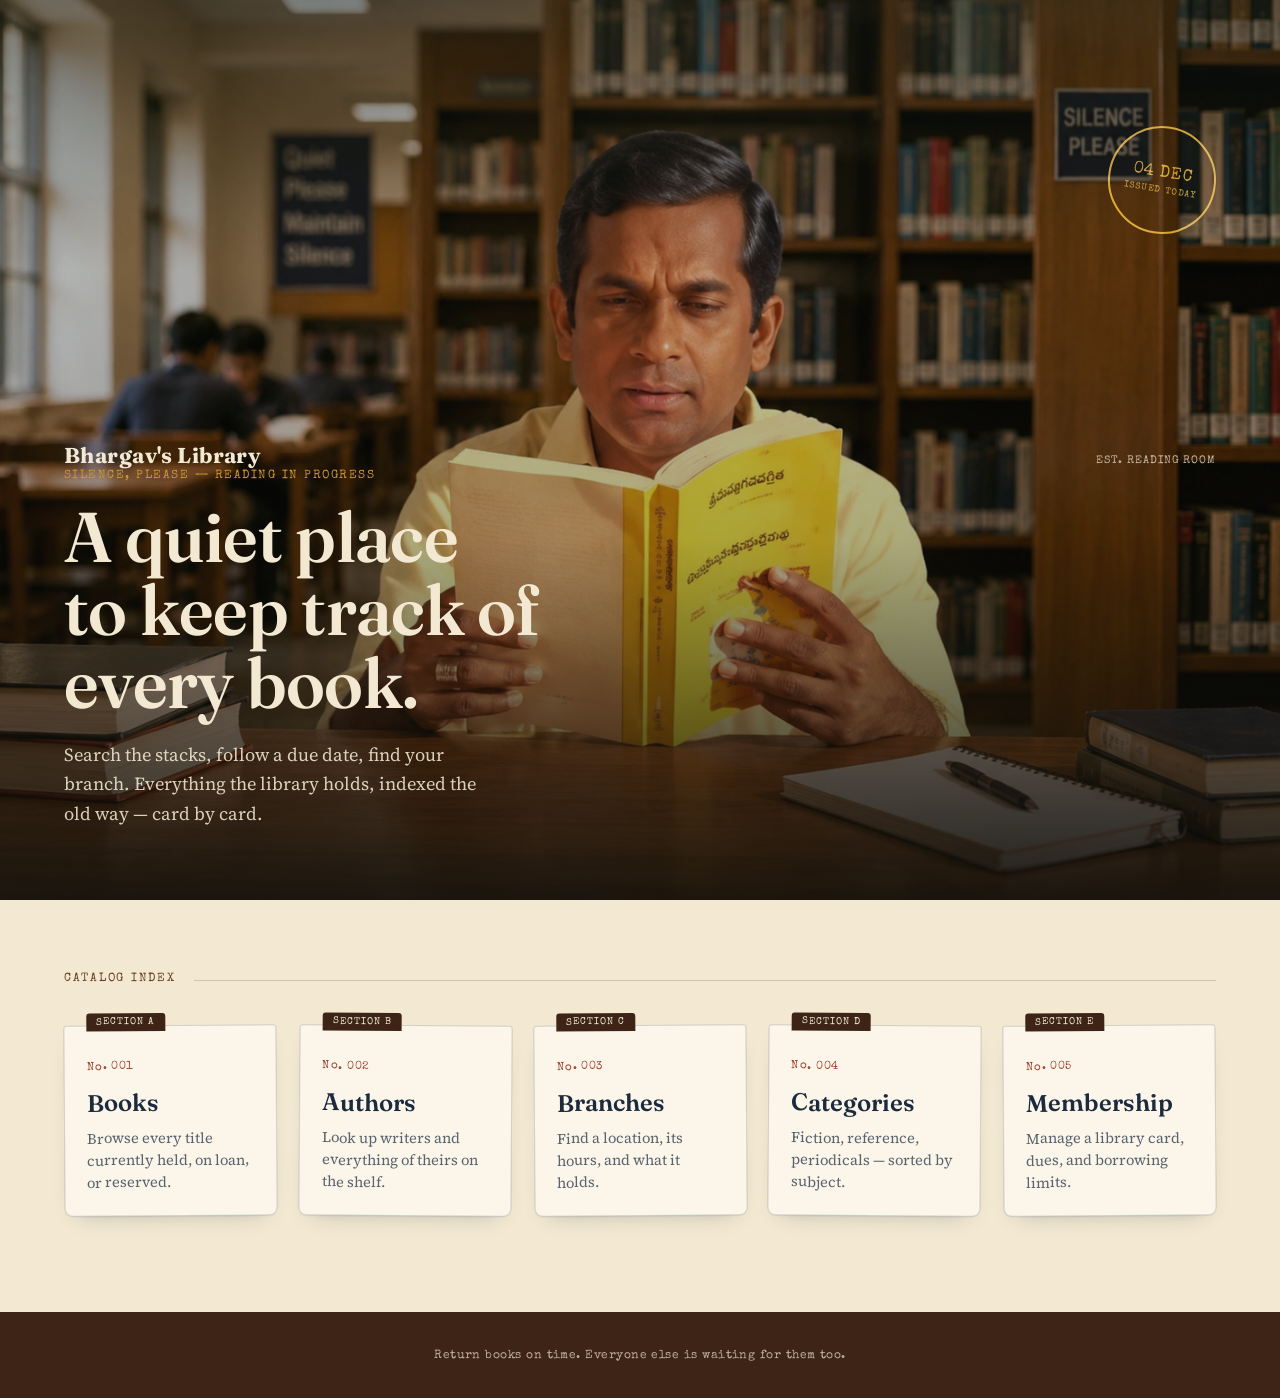
<file: index.html>
<!DOCTYPE html>
<html lang="en">
<head>
<meta charset="UTF-8">
<meta name="viewport" content="width=device-width, initial-scale=1.0">
<title>Bhargav's Library &mdash; Library Management</title>
<link rel="preconnect" href="https://fonts.googleapis.com">
<link rel="preconnect" href="https://fonts.gstatic.com" crossorigin>
<link href="https://fonts.googleapis.com/css2?family=Fraunces:ital,opsz,wght@0,9..144,400;0,9..144,600;0,9..144,700;1,9..144,500&family=Source+Serif+4:opsz,wght@8..60,400;8..60,600&family=Special+Elite&display=swap" rel="stylesheet">
<link rel="stylesheet" href="style.css">
</head>
<body>

  <header class="hero">
    <div class="hero__img" style="background-image:url('hero.jpg');"></div>
    <div class="hero__scrim"></div>

    <nav class="hero__nav">
      <span class="hero__nav-mark">Bhargav's Library</span>
      <span class="hero__nav-tag">Est. Reading Room</span>
    </nav>

    <div class="hero__content">
      <p class="hero__eyebrow">Silence, Please &mdash; Reading in Progress</p>
      <h1 class="hero__title">A quiet place<br>to keep track of<br>every book.</h1>
      <p class="hero__sub">Search the stacks, follow a due date, find your branch. Everything the library holds, indexed the old way &mdash; card by card.</p>
    </div>

    <div class="hero__stamp">
      <span class="hero__stamp-date" id="todayStamp">14 AUG</span>
      <span class="hero__stamp-label">Issued Today</span>
    </div>
  </header>

  <main class="drawer">
    <div class="drawer__label">
      <span class="drawer__label-index">Catalog&nbsp;Index</span>
      <span class="drawer__label-rule"></span>
    </div>

    <div class="catalog" id="catalog">
      <!-- Cards injected by script.js -->
    </div>
  </main>

  <footer class="site-footer">
    <p>Return books on time. Everyone else is waiting for them too.</p>
  </footer>

<script src="script.js"></script>
</body>
</html>
</file>
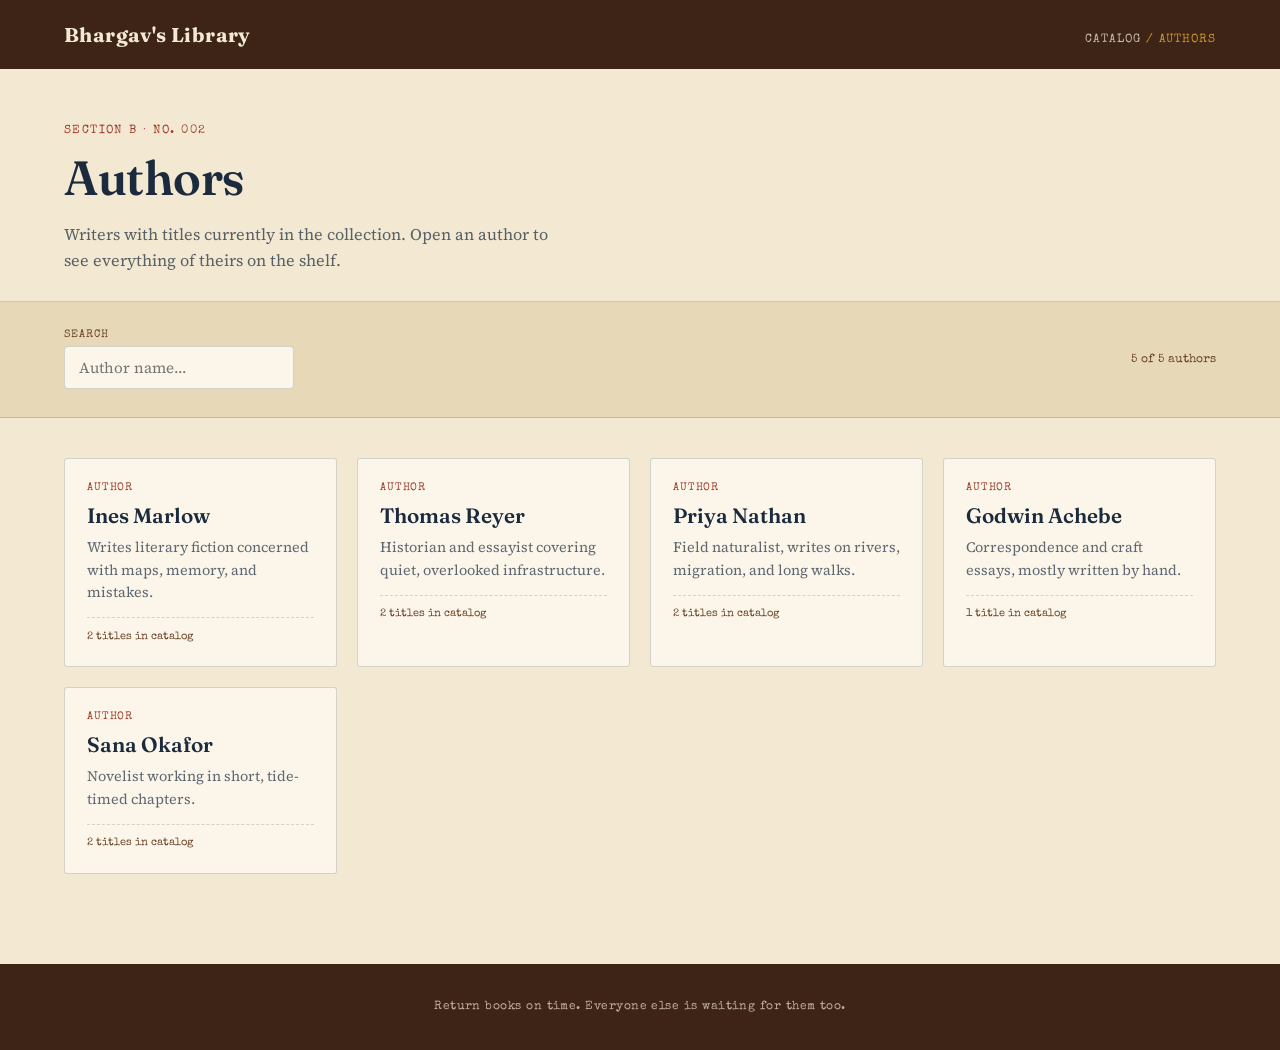
<file: authors.html>
<!DOCTYPE html>
<html lang="en">
<head>
<meta charset="UTF-8">
<meta name="viewport" content="width=device-width, initial-scale=1.0">
<title>Authors &mdash; Bhargav's Library</title>
<link rel="preconnect" href="https://fonts.googleapis.com">
<link rel="preconnect" href="https://fonts.gstatic.com" crossorigin>
<link href="https://fonts.googleapis.com/css2?family=Fraunces:ital,opsz,wght@0,9..144,400;0,9..144,600;0,9..144,700;1,9..144,500&family=Source+Serif+4:opsz,wght@8..60,400;8..60,600&family=Special+Elite&display=swap" rel="stylesheet">
<link rel="stylesheet" href="style.css">
</head>
<body>

  <header class="page-header">
    <a class="page-header__mark" href="index.html">Bhargav's Library</a>
    <span class="page-header__crumb"><a href="index.html">Catalog</a> / Authors</span>
  </header>

  <section class="page-intro">
    <p class="page-intro__eyebrow">Section B &middot; No. 002</p>
    <h1 class="page-intro__title">Authors</h1>
    <p class="page-intro__sub">Writers with titles currently in the collection. Open an author to see everything of theirs on the shelf.</p>
  </section>

  <section class="controls">
    <div class="controls__field">
      <label for="searchInput">Search</label>
      <input type="search" id="searchInput" placeholder="Author name&hellip;">
    </div>
    <span class="controls__count" id="resultCount"></span>
  </section>

  <main class="info-grid" id="authorGrid">
    <!-- Author cards injected by authors.js -->
  </main>

  <footer class="site-footer">
    <p>Return books on time. Everyone else is waiting for them too.</p>
  </footer>

<script src="authors.js"></script>
</body>
</html>
</file>
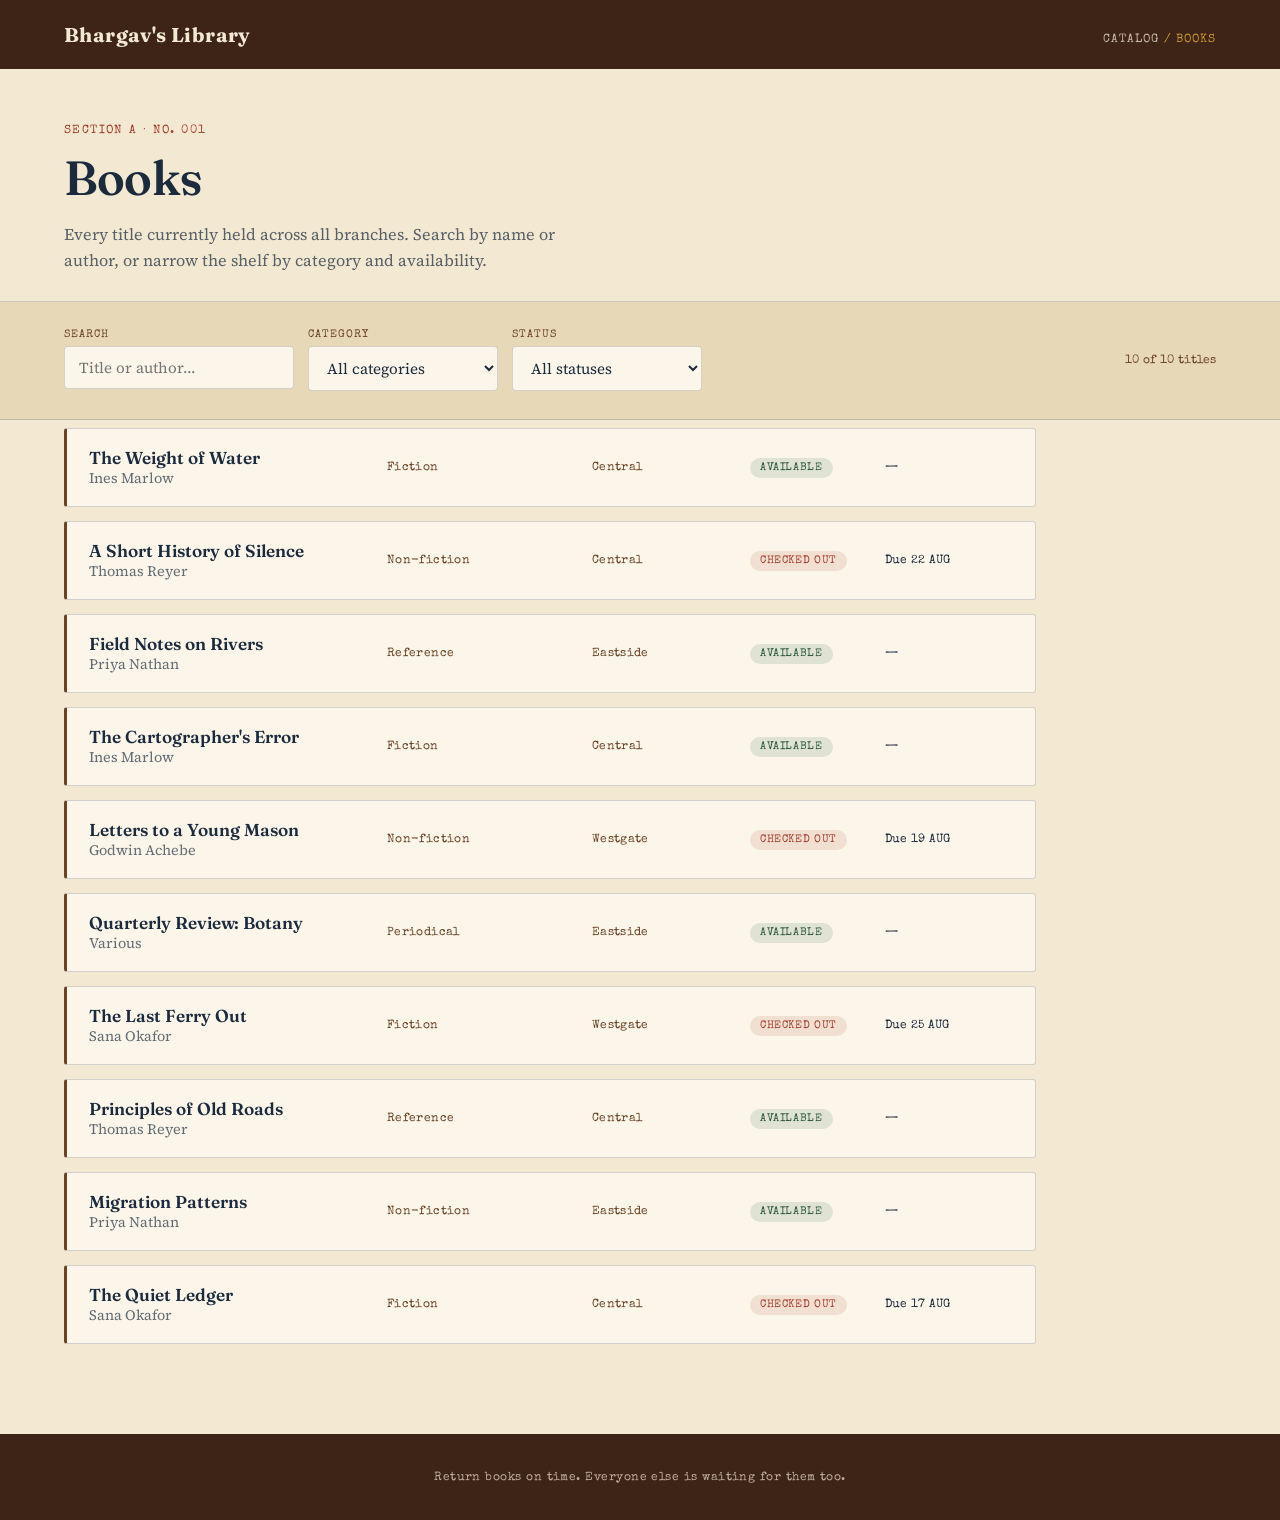
<file: books.html>
<!DOCTYPE html>
<html lang="en">
<head>
<meta charset="UTF-8">
<meta name="viewport" content="width=device-width, initial-scale=1.0">
<title>Books &mdash; Bhargav's Library</title>
<link rel="preconnect" href="https://fonts.googleapis.com">
<link rel="preconnect" href="https://fonts.gstatic.com" crossorigin>
<link href="https://fonts.googleapis.com/css2?family=Fraunces:ital,opsz,wght@0,9..144,400;0,9..144,600;0,9..144,700;1,9..144,500&family=Source+Serif+4:opsz,wght@8..60,400;8..60,600&family=Special+Elite&display=swap" rel="stylesheet">
<link rel="stylesheet" href="style.css">
</head>
<body>

  <header class="page-header">
    <a class="page-header__mark" href="index.html">Bhargav's Library</a>
    <span class="page-header__crumb"><a href="index.html">Catalog</a> / Books</span>
  </header>

  <section class="page-intro">
    <p class="page-intro__eyebrow">Section A &middot; No. 001</p>
    <h1 class="page-intro__title">Books</h1>
    <p class="page-intro__sub">Every title currently held across all branches. Search by name or author, or narrow the shelf by category and availability.</p>
  </section>

  <section class="controls">
    <div class="controls__field">
      <label for="searchInput">Search</label>
      <input type="search" id="searchInput" placeholder="Title or author&hellip;">
    </div>
    <div class="controls__field">
      <label for="categoryFilter">Category</label>
      <select id="categoryFilter">
        <option value="">All categories</option>
      </select>
    </div>
    <div class="controls__field">
      <label for="statusFilter">Status</label>
      <select id="statusFilter">
        <option value="">All statuses</option>
        <option value="Available">Available</option>
        <option value="Checked Out">Checked Out</option>
      </select>
    </div>
    <span class="controls__count" id="resultCount"></span>
  </section>

  <main class="ledger" id="ledger">
    <!-- Book rows injected by books.js -->
  </main>

  <footer class="site-footer">
    <p>Return books on time. Everyone else is waiting for them too.</p>
  </footer>

<script src="books.js"></script>
</body>
</html>
</file>
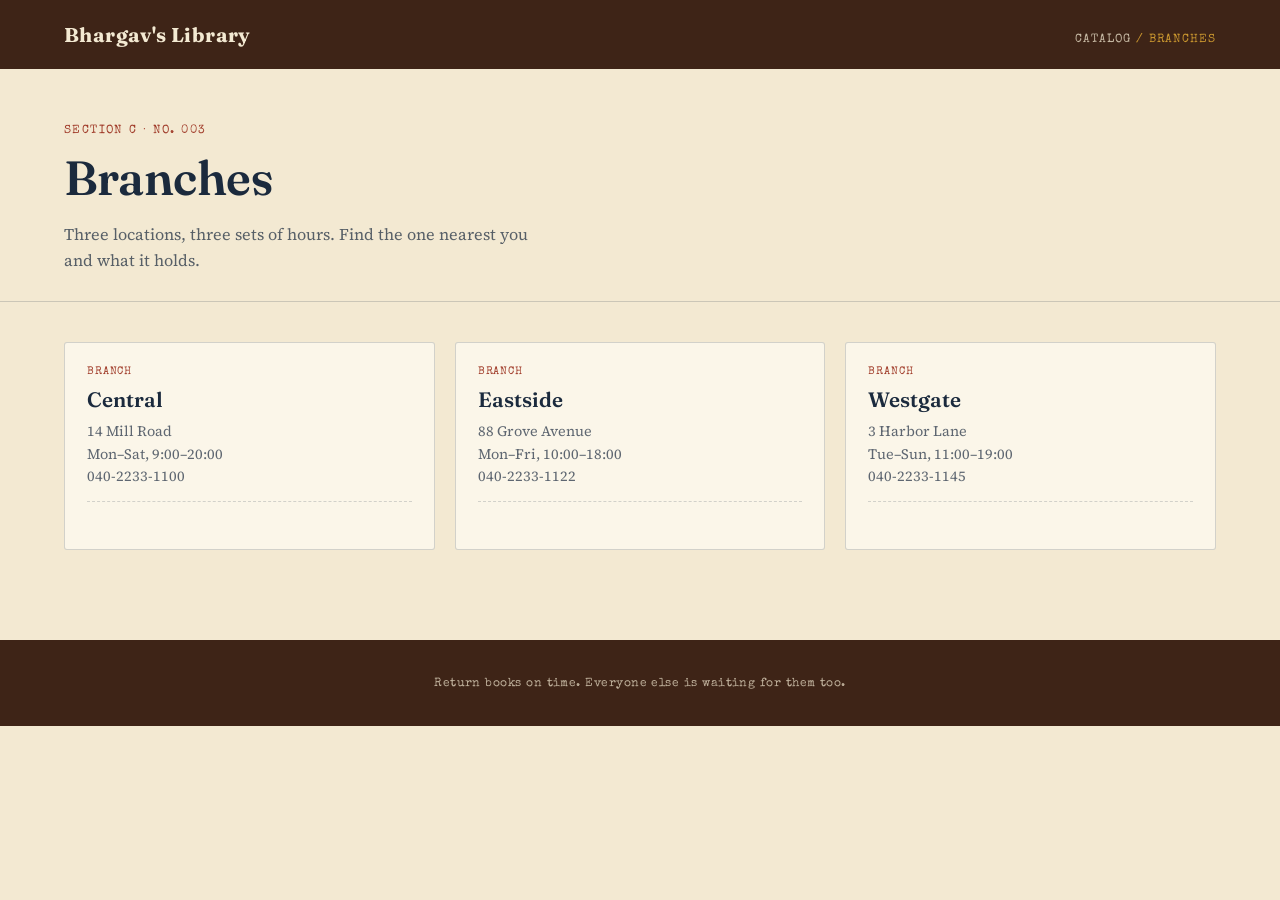
<file: branches.html>
<!DOCTYPE html>
<html lang="en">
<head>
<meta charset="UTF-8">
<meta name="viewport" content="width=device-width, initial-scale=1.0">
<title>Branches &mdash; Bhargav's Library</title>
<link rel="preconnect" href="https://fonts.googleapis.com">
<link rel="preconnect" href="https://fonts.gstatic.com" crossorigin>
<link href="https://fonts.googleapis.com/css2?family=Fraunces:ital,opsz,wght@0,9..144,400;0,9..144,600;0,9..144,700;1,9..144,500&family=Source+Serif+4:opsz,wght@8..60,400;8..60,600&family=Special+Elite&display=swap" rel="stylesheet">
<link rel="stylesheet" href="style.css">
</head>
<body>

  <header class="page-header">
    <a class="page-header__mark" href="index.html">Bhargav's Library</a>
    <span class="page-header__crumb"><a href="index.html">Catalog</a> / Branches</span>
  </header>

  <section class="page-intro">
    <p class="page-intro__eyebrow">Section C &middot; No. 003</p>
    <h1 class="page-intro__title">Branches</h1>
    <p class="page-intro__sub">Three locations, three sets of hours. Find the one nearest you and what it holds.</p>
  </section>

  <main class="info-grid" id="branchGrid">
    <!-- Branch cards injected by branches.js -->
  </main>

  <footer class="site-footer">
    <p>Return books on time. Everyone else is waiting for them too.</p>
  </footer>

<script src="branches.js"></script>
</body>
</html>
</file>
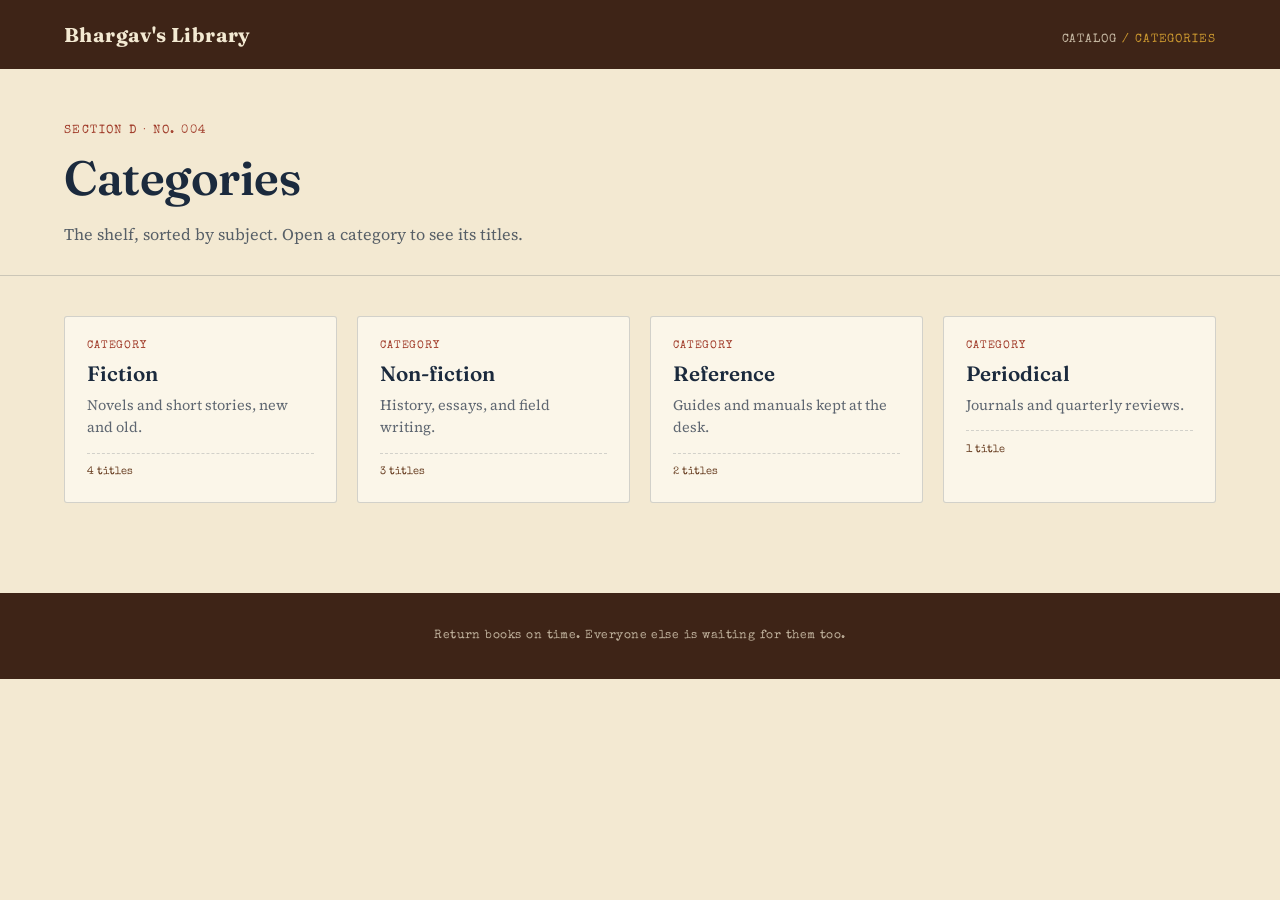
<file: categories.html>
<!DOCTYPE html>
<html lang="en">
<head>
<meta charset="UTF-8">
<meta name="viewport" content="width=device-width, initial-scale=1.0">
<title>Categories &mdash; Bhargav's Library</title>
<link rel="preconnect" href="https://fonts.googleapis.com">
<link rel="preconnect" href="https://fonts.gstatic.com" crossorigin>
<link href="https://fonts.googleapis.com/css2?family=Fraunces:ital,opsz,wght@0,9..144,400;0,9..144,600;0,9..144,700;1,9..144,500&family=Source+Serif+4:opsz,wght@8..60,400;8..60,600&family=Special+Elite&display=swap" rel="stylesheet">
<link rel="stylesheet" href="style.css">
</head>
<body>

  <header class="page-header">
    <a class="page-header__mark" href="index.html">Bhargav's Library</a>
    <span class="page-header__crumb"><a href="index.html">Catalog</a> / Categories</span>
  </header>

  <section class="page-intro">
    <p class="page-intro__eyebrow">Section D &middot; No. 004</p>
    <h1 class="page-intro__title">Categories</h1>
    <p class="page-intro__sub">The shelf, sorted by subject. Open a category to see its titles.</p>
  </section>

  <main class="info-grid" id="categoryGrid">
    <!-- Category cards injected by categories.js -->
  </main>

  <footer class="site-footer">
    <p>Return books on time. Everyone else is waiting for them too.</p>
  </footer>

<script src="categories.js"></script>
</body>
</html>
</file>
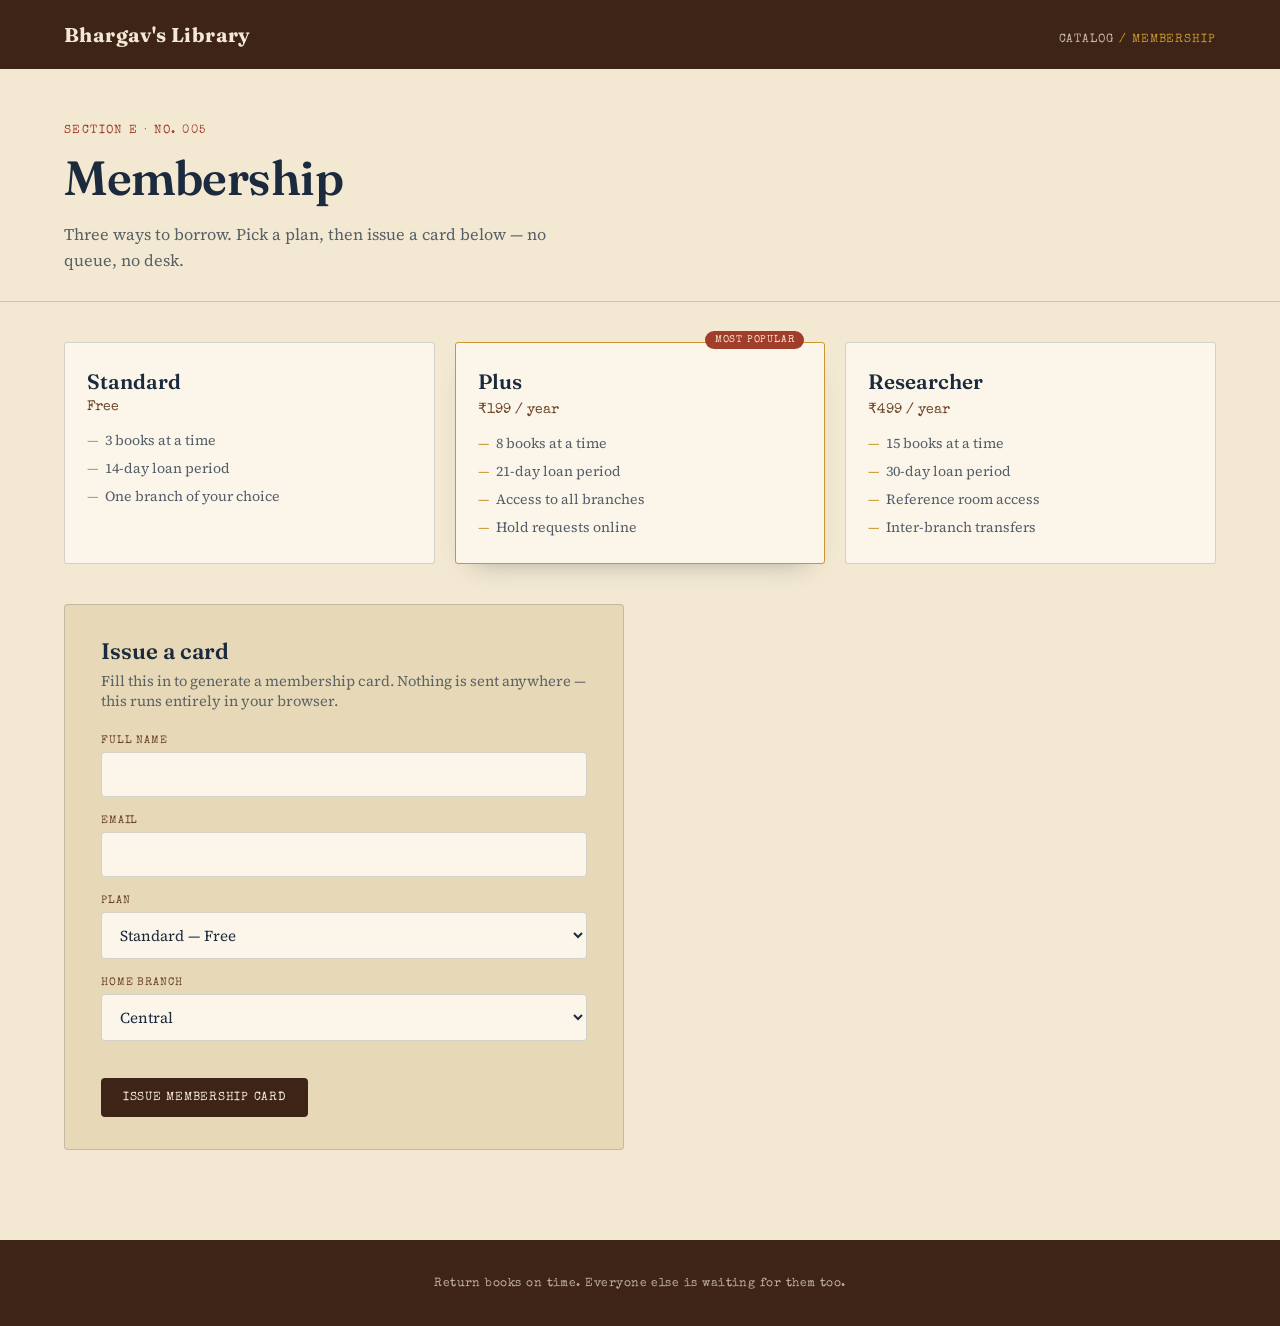
<file: membership.html>
<!DOCTYPE html>
<html lang="en">
<head>
<meta charset="UTF-8">
<meta name="viewport" content="width=device-width, initial-scale=1.0">
<title>Membership &mdash; Bhargav's Library</title>
<link rel="preconnect" href="https://fonts.googleapis.com">
<link rel="preconnect" href="https://fonts.gstatic.com" crossorigin>
<link href="https://fonts.googleapis.com/css2?family=Fraunces:ital,opsz,wght@0,9..144,400;0,9..144,600;0,9..144,700;1,9..144,500&family=Source+Serif+4:opsz,wght@8..60,400;8..60,600&family=Special+Elite&display=swap" rel="stylesheet">
<link rel="stylesheet" href="style.css">
</head>
<body>

  <header class="page-header">
    <a class="page-header__mark" href="index.html">Bhargav's Library</a>
    <span class="page-header__crumb"><a href="index.html">Catalog</a> / Membership</span>
  </header>

  <section class="page-intro">
    <p class="page-intro__eyebrow">Section E &middot; No. 005</p>
    <h1 class="page-intro__title">Membership</h1>
    <p class="page-intro__sub">Three ways to borrow. Pick a plan, then issue a card below &mdash; no queue, no desk.</p>
  </section>

  <section class="plans">
    <div class="plan-card">
      <h2 class="plan-card__name">Standard</h2>
      <p class="plan-card__price">Free</p>
      <ul class="plan-card__list">
        <li>3 books at a time</li>
        <li>14-day loan period</li>
        <li>One branch of your choice</li>
      </ul>
    </div>
    <div class="plan-card plan-card--featured">
      <span class="plan-card__badge">Most Popular</span>
      <h2 class="plan-card__name">Plus</h2>
      <p class="plan-card__price">&#8377;199 / year</p>
      <ul class="plan-card__list">
        <li>8 books at a time</li>
        <li>21-day loan period</li>
        <li>Access to all branches</li>
        <li>Hold requests online</li>
      </ul>
    </div>
    <div class="plan-card">
      <h2 class="plan-card__name">Researcher</h2>
      <p class="plan-card__price">&#8377;499 / year</p>
      <ul class="plan-card__list">
        <li>15 books at a time</li>
        <li>30-day loan period</li>
        <li>Reference room access</li>
        <li>Inter-branch transfers</li>
      </ul>
    </div>
  </section>

  <section class="signup">
    <h2 class="signup__title">Issue a card</h2>
    <p class="signup__sub">Fill this in to generate a membership card. Nothing is sent anywhere &mdash; this runs entirely in your browser.</p>

    <form id="signupForm" novalidate>
      <div class="signup__row">
        <label for="fullName">Full name</label>
        <input type="text" id="fullName" name="fullName" autocomplete="name" required>
      </div>
      <div class="signup__row">
        <label for="email">Email</label>
        <input type="email" id="email" name="email" autocomplete="email" required>
      </div>
      <div class="signup__row">
        <label for="plan">Plan</label>
        <select id="plan" name="plan">
          <option value="Standard">Standard &mdash; Free</option>
          <option value="Plus">Plus &mdash; &#8377;199/yr</option>
          <option value="Researcher">Researcher &mdash; &#8377;499/yr</option>
        </select>
      </div>
      <div class="signup__row">
        <label for="branch">Home branch</label>
        <select id="branch" name="branch">
          <option value="Central">Central</option>
          <option value="Eastside">Eastside</option>
          <option value="Westgate">Westgate</option>
        </select>
      </div>
      <p class="signup__error" id="formError"></p>
      <button type="submit" class="signup__submit">Issue membership card</button>
    </form>
  </section>

  <section class="card-result" id="cardResult">
    <p class="card-result__eyebrow">Membership Issued</p>
    <h3 class="card-result__name" id="resultName">&nbsp;</h3>
    <dl class="card-result__grid">
      <div><dt>Member ID</dt><dd id="resultId">&mdash;</dd></div>
      <div><dt>Plan</dt><dd id="resultPlan">&mdash;</dd></div>
      <div><dt>Home Branch</dt><dd id="resultBranch">&mdash;</dd></div>
      <div><dt>Issued</dt><dd id="resultDate">&mdash;</dd></div>
    </dl>
  </section>

  <footer class="site-footer">
    <p>Return books on time. Everyone else is waiting for them too.</p>
  </footer>

<script src="membership.js"></script>
</body>
</html>
</file>
<file: style.css>
/* ============================================
   Bookmark — Library Management
   Tokens
   ============================================ */
:root{
  --ink:        #1B2A3D;   /* signage navy */
  --wood:       #3E2417;   /* dark shelf brown */
  --wood-mid:   #6B4226;   /* warm wood */
  --paper:      #F3E9D2;   /* index card cream */
  --paper-dim:  #E7D9B8;
  --gold:       #C9962F;   /* book-cover gold */
  --stamp-red:  #A13D2B;   /* due-date stamp */
  --line:       rgba(27,42,61,0.18);

  --display: "Fraunces", Georgia, serif;
  --body:    "Source Serif 4", Georgia, serif;
  --mono:    "Special Elite", "Courier New", monospace;
}

*{ box-sizing: border-box; }
html{ scroll-behavior: smooth; }

body{
  margin: 0;
  background: var(--paper);
  color: var(--ink);
  font-family: var(--body);
  -webkit-font-smoothing: antialiased;
}

a{ color: inherit; }

/* ============================================
   Hero
   ============================================ */
.hero{
  position: relative;
  min-height: 100svh;
  display: flex;
  flex-direction: column;
  justify-content: flex-end;
  overflow: hidden;
  color: var(--paper);
}

.hero__img{
  position: absolute;
  inset: 0;
  background-size: cover;
  background-position: center 20%;
  transform: scale(1.02);
}

.hero__scrim{
  position: absolute;
  inset: 0;
  background:
    linear-gradient(180deg, rgba(19,26,20,0.55) 0%, rgba(19,26,20,0.25) 30%, rgba(19,20,15,0.35) 60%, rgba(15,14,10,0.92) 100%);
}

.hero__nav{
  position: relative;
  z-index: 2;
  display: flex;
  align-items: baseline;
  justify-content: space-between;
  padding: 28px clamp(20px, 5vw, 64px) 0;
}

.hero__nav-mark{
  font-family: var(--display);
  font-weight: 700;
  font-size: 1.35rem;
  letter-spacing: 0.02em;
}

.hero__nav-tag{
  font-family: var(--mono);
  font-size: 0.7rem;
  letter-spacing: 0.08em;
  text-transform: uppercase;
  opacity: 0.75;
}

.hero__content{
  position: relative;
  z-index: 2;
  padding: 0 clamp(20px, 5vw, 64px) 72px;
  max-width: 760px;
}

.hero__eyebrow{
  font-family: var(--mono);
  font-size: 0.78rem;
  letter-spacing: 0.12em;
  text-transform: uppercase;
  color: var(--gold);
  margin: 0 0 18px;
}

.hero__title{
  font-family: var(--display);
  font-weight: 600;
  font-size: clamp(2.4rem, 6vw, 4.4rem);
  line-height: 1.04;
  margin: 0 0 20px;
  letter-spacing: -0.01em;
}

.hero__sub{
  font-family: var(--body);
  font-size: clamp(1rem, 1.6vw, 1.15rem);
  line-height: 1.6;
  max-width: 46ch;
  color: rgba(243,233,210,0.88);
  margin: 0;
}

/* Due-date stamp, signature detail */
.hero__stamp{
  position: absolute;
  z-index: 2;
  top: clamp(90px, 14vh, 150px);
  right: clamp(20px, 5vw, 64px);
  display: flex;
  flex-direction: column;
  align-items: center;
  justify-content: center;
  width: 108px;
  height: 108px;
  border: 2px solid var(--gold);
  border-radius: 50%;
  transform: rotate(9deg);
  font-family: var(--mono);
  color: var(--gold);
  mix-blend-mode: screen;
}

.hero__stamp-date{
  font-size: 1.05rem;
  letter-spacing: 0.03em;
}

.hero__stamp-label{
  font-size: 0.55rem;
  letter-spacing: 0.1em;
  text-transform: uppercase;
  margin-top: 4px;
}

/* ============================================
   Catalog drawer / navigation
   ============================================ */
.drawer{
  background: var(--paper);
  padding: 72px clamp(20px, 5vw, 64px) 96px;
}

.drawer__label{
  display: flex;
  align-items: baseline;
  gap: 18px;
  margin-bottom: 40px;
}

.drawer__label-index{
  font-family: var(--mono);
  font-size: 0.78rem;
  letter-spacing: 0.14em;
  text-transform: uppercase;
  color: var(--wood-mid);
  white-space: nowrap;
}

.drawer__label-rule{
  height: 1px;
  width: 100%;
  background: var(--line);
}

.catalog{
  display: grid;
  grid-template-columns: repeat(auto-fit, minmax(210px, 1fr));
  gap: 22px;
}

.card{
  position: relative;
  display: block;
  text-decoration: none;
  color: var(--ink);
  background: #FBF6E9;
  border: 1px solid var(--line);
  border-radius: 3px 3px 8px 8px;
  padding: 26px 22px 22px;
  min-height: 168px;
  box-shadow: 0 1px 0 rgba(27,42,61,0.05), 0 10px 22px -14px rgba(27,42,61,0.35);
  transition: transform 0.28s ease, box-shadow 0.28s ease, border-color 0.28s ease;
}

/* file-tab detail on each card */
.card::before{
  content: attr(data-tab);
  position: absolute;
  top: -13px;
  left: 22px;
  font-family: var(--mono);
  font-size: 0.62rem;
  letter-spacing: 0.1em;
  text-transform: uppercase;
  background: var(--wood);
  color: var(--paper);
  padding: 4px 10px;
  border-radius: 3px 3px 0 0;
}

.card__num{
  font-family: var(--mono);
  font-size: 0.72rem;
  color: var(--stamp-red);
  letter-spacing: 0.04em;
}

.card__title{
  font-family: var(--display);
  font-weight: 600;
  font-size: 1.5rem;
  margin: 14px 0 10px;
}

.card__desc{
  font-family: var(--body);
  font-size: 0.92rem;
  line-height: 1.5;
  color: rgba(27,42,61,0.72);
  margin: 0;
}

.card__go{
  position: absolute;
  right: 20px;
  bottom: 18px;
  font-family: var(--mono);
  font-size: 0.72rem;
  color: var(--wood-mid);
  opacity: 0;
  transform: translateX(-6px);
  transition: opacity 0.25s ease, transform 0.25s ease;
}

.card:nth-child(odd){ transform: rotate(-0.4deg); }
.card:nth-child(even){ transform: rotate(0.4deg); }

.card:hover,
.card:focus-visible{
  transform: translateY(-5px) rotate(0deg);
  border-color: var(--gold);
  box-shadow: 0 1px 0 rgba(27,42,61,0.05), 0 18px 30px -16px rgba(27,42,61,0.4);
  outline: none;
}

.card:hover .card__go,
.card:focus-visible .card__go{
  opacity: 1;
  transform: translateX(0);
}

.card:focus-visible{
  outline: 2px solid var(--ink);
  outline-offset: 3px;
}

/* ============================================
   Footer
   ============================================ */
.site-footer{
  background: var(--wood);
  color: rgba(243,233,210,0.7);
  text-align: center;
  padding: 26px 20px;
  font-family: var(--mono);
  font-size: 0.72rem;
  letter-spacing: 0.04em;
}

/* ============================================
   Inner pages — shared page header
   ============================================ */
.page-header{
  background: var(--wood);
  color: var(--paper);
  padding: 22px clamp(20px, 5vw, 64px);
  display: flex;
  align-items: baseline;
  justify-content: space-between;
  flex-wrap: wrap;
  gap: 8px;
}

.page-header__mark{
  font-family: var(--display);
  font-weight: 700;
  font-size: 1.25rem;
  text-decoration: none;
  color: var(--paper);
  letter-spacing: 0.02em;
}

.page-header__crumb{
  font-family: var(--mono);
  font-size: 0.72rem;
  letter-spacing: 0.08em;
  text-transform: uppercase;
  color: var(--gold);
}

.page-header__crumb a{
  color: rgba(243,233,210,0.75);
  text-decoration: none;
  border-bottom: 1px solid transparent;
}

.page-header__crumb a:hover{ border-bottom-color: var(--gold); }

/* ============================================
   Inner pages — intro block
   ============================================ */
.page-intro{
  padding: 56px clamp(20px, 5vw, 64px) 28px;
  border-bottom: 1px solid var(--line);
}

.page-intro__eyebrow{
  font-family: var(--mono);
  font-size: 0.72rem;
  letter-spacing: 0.12em;
  text-transform: uppercase;
  color: var(--stamp-red);
  margin: 0 0 12px;
}

.page-intro__title{
  font-family: var(--display);
  font-weight: 600;
  font-size: clamp(2rem, 4.5vw, 3rem);
  margin: 0 0 14px;
  letter-spacing: -0.01em;
}

.page-intro__sub{
  font-family: var(--body);
  font-size: 1.02rem;
  line-height: 1.6;
  max-width: 62ch;
  color: rgba(27,42,61,0.72);
  margin: 0;
}

/* ============================================
   Inner pages — controls (search / filters)
   ============================================ */
.controls{
  display: flex;
  flex-wrap: wrap;
  gap: 14px;
  padding: 28px clamp(20px, 5vw, 64px);
  background: var(--paper-dim);
  border-bottom: 1px solid var(--line);
}

.controls__field{
  display: flex;
  flex-direction: column;
  gap: 6px;
}

.controls__field label{
  font-family: var(--mono);
  font-size: 0.66rem;
  letter-spacing: 0.1em;
  text-transform: uppercase;
  color: var(--wood-mid);
}

.controls input[type="search"],
.controls select{
  font-family: var(--body);
  font-size: 0.95rem;
  padding: 10px 14px;
  border: 1px solid var(--line);
  border-radius: 4px;
  background: #FBF6E9;
  color: var(--ink);
  min-width: 190px;
}

.controls input[type="search"]:focus,
.controls select:focus{
  outline: 2px solid var(--gold);
  outline-offset: 1px;
}

.controls__count{
  align-self: flex-end;
  margin-left: auto;
  font-family: var(--mono);
  font-size: 0.72rem;
  color: var(--wood-mid);
  align-self: center;
}

/* ============================================
   Inner pages — ledger list
   ============================================ */
.ledger{
  padding: 8px clamp(20px, 5vw, 64px) 90px;
  display: grid;
  gap: 14px;
  max-width: 1100px;
}

.ledger-row{
  display: grid;
  grid-template-columns: 2.4fr 1.6fr 1.2fr 1fr 1.1fr;
  gap: 18px;
  align-items: center;
  background: #FBF6E9;
  border: 1px solid var(--line);
  border-left: 3px solid var(--wood-mid);
  border-radius: 3px;
  padding: 18px 22px;
  transition: border-color 0.2s ease, transform 0.2s ease;
}

.ledger-row:hover{
  border-left-color: var(--gold);
  transform: translateX(2px);
}

.ledger-row__title{
  font-family: var(--display);
  font-weight: 600;
  font-size: 1.08rem;
}

.ledger-row__author{
  font-family: var(--body);
  font-size: 0.9rem;
  color: rgba(27,42,61,0.68);
}

.ledger-row__meta{
  font-family: var(--mono);
  font-size: 0.72rem;
  letter-spacing: 0.03em;
  color: var(--wood-mid);
}

.status-pill{
  display: inline-block;
  font-family: var(--mono);
  font-size: 0.66rem;
  letter-spacing: 0.06em;
  text-transform: uppercase;
  padding: 5px 10px;
  border-radius: 20px;
  width: fit-content;
}

.status-pill--available{
  background: rgba(60,110,80,0.14);
  color: #2E5C40;
}

.status-pill--checked-out{
  background: rgba(161,61,43,0.12);
  color: var(--stamp-red);
}

.ledger-row__due{
  font-family: var(--mono);
  font-size: 0.78rem;
  color: var(--ink);
}

.ledger__empty{
  font-family: var(--body);
  font-style: italic;
  color: rgba(27,42,61,0.55);
  padding: 40px 0;
}

@media (max-width: 780px){
  .ledger-row{
    grid-template-columns: 1fr;
    gap: 8px;
  }
  .controls__count{ margin-left: 0; }
}

/* ============================================
   Inner pages — info grid (authors / branches / categories)
   ============================================ */
.info-grid{
  padding: 40px clamp(20px, 5vw, 64px) 90px;
  display: grid;
  grid-template-columns: repeat(auto-fit, minmax(240px, 1fr));
  gap: 20px;
}

.info-card{
  position: relative;
  display: block;
  text-decoration: none;
  color: var(--ink);
  background: #FBF6E9;
  border: 1px solid var(--line);
  border-radius: 3px;
  padding: 24px 22px;
}

.info-card--link{
  transition: transform 0.22s ease, border-color 0.22s ease, box-shadow 0.22s ease;
  cursor: pointer;
}

.info-card--link:hover,
.info-card--link:focus-visible{
  transform: translateY(-4px);
  border-color: var(--gold);
  box-shadow: 0 14px 26px -18px rgba(27,42,61,0.4);
  outline: none;
}

.info-card--link:focus-visible{
  outline: 2px solid var(--ink);
  outline-offset: 3px;
}

.info-card__eyebrow{
  font-family: var(--mono);
  font-size: 0.66rem;
  letter-spacing: 0.08em;
  text-transform: uppercase;
  color: var(--stamp-red);
  margin: 0 0 10px;
}

.info-card__title{
  font-family: var(--display);
  font-weight: 600;
  font-size: 1.3rem;
  margin: 0 0 8px;
}

.info-card__desc{
  font-family: var(--body);
  font-size: 0.9rem;
  line-height: 1.55;
  color: rgba(27,42,61,0.7);
  margin: 0 0 14px;
}

.info-card__foot{
  display: flex;
  justify-content: space-between;
  align-items: center;
  font-family: var(--mono);
  font-size: 0.7rem;
  color: var(--wood-mid);
  border-top: 1px dashed var(--line);
  padding-top: 12px;
}

.info-card__foot span:last-child{
  color: var(--gold);
  opacity: 0;
  transform: translateX(-4px);
  transition: opacity 0.2s ease, transform 0.2s ease;
}

.info-card--link:hover .info-card__foot span:last-child,
.info-card--link:focus-visible .info-card__foot span:last-child{
  opacity: 1;
  transform: translateX(0);
}

/* ============================================
   Membership page
   ============================================ */
.plans{
  padding: 40px clamp(20px, 5vw, 64px) 20px;
  display: grid;
  grid-template-columns: repeat(auto-fit, minmax(230px, 1fr));
  gap: 20px;
}

.plan-card{
  background: #FBF6E9;
  border: 1px solid var(--line);
  border-radius: 3px;
  padding: 26px 22px;
  position: relative;
}

.plan-card--featured{
  border-color: var(--gold);
  box-shadow: 0 14px 26px -18px rgba(27,42,61,0.4);
}

.plan-card__badge{
  position: absolute;
  top: -12px;
  right: 20px;
  background: var(--stamp-red);
  color: var(--paper);
  font-family: var(--mono);
  font-size: 0.62rem;
  letter-spacing: 0.08em;
  text-transform: uppercase;
  padding: 4px 10px;
  border-radius: 20px;
}

.plan-card__name{
  font-family: var(--display);
  font-weight: 600;
  font-size: 1.3rem;
  margin: 0 0 6px;
}

.plan-card__price{
  font-family: var(--mono);
  font-size: 0.85rem;
  color: var(--wood-mid);
  margin: 0 0 16px;
}

.plan-card__list{
  list-style: none;
  margin: 0;
  padding: 0;
  font-family: var(--body);
  font-size: 0.88rem;
  color: rgba(27,42,61,0.75);
  display: flex;
  flex-direction: column;
  gap: 8px;
}

.plan-card__list li{
  padding-left: 18px;
  position: relative;
}

.plan-card__list li::before{
  content: "—";
  position: absolute;
  left: 0;
  color: var(--gold);
}

.signup{
  margin: 20px clamp(20px, 5vw, 64px) 90px;
  max-width: 560px;
  background: var(--paper-dim);
  border: 1px solid var(--line);
  border-radius: 4px;
  padding: 32px clamp(20px, 4vw, 36px);
}

.signup__title{
  font-family: var(--display);
  font-weight: 600;
  font-size: 1.4rem;
  margin: 0 0 6px;
}

.signup__sub{
  font-family: var(--body);
  font-size: 0.92rem;
  color: rgba(27,42,61,0.68);
  margin: 0 0 24px;
}

.signup__row{
  display: flex;
  flex-direction: column;
  gap: 6px;
  margin-bottom: 18px;
}

.signup__row label{
  font-family: var(--mono);
  font-size: 0.68rem;
  letter-spacing: 0.08em;
  text-transform: uppercase;
  color: var(--wood-mid);
}

.signup__row input,
.signup__row select{
  font-family: var(--body);
  font-size: 0.95rem;
  padding: 11px 14px;
  border: 1px solid var(--line);
  border-radius: 4px;
  background: #FBF6E9;
  color: var(--ink);
}

.signup__row input:focus,
.signup__row select:focus{
  outline: 2px solid var(--gold);
  outline-offset: 1px;
}

.signup__error{
  font-family: var(--mono);
  font-size: 0.7rem;
  color: var(--stamp-red);
  min-height: 1em;
  margin: -10px 0 18px;
}

.signup__submit{
  font-family: var(--mono);
  font-size: 0.78rem;
  letter-spacing: 0.06em;
  text-transform: uppercase;
  color: var(--paper);
  background: var(--wood);
  border: none;
  border-radius: 4px;
  padding: 13px 22px;
  cursor: pointer;
  transition: background 0.2s ease;
}

.signup__submit:hover{ background: var(--wood-mid); }

.card-result{
  display: none;
  margin: 20px clamp(20px, 5vw, 64px) 90px;
  max-width: 560px;
  background: var(--ink);
  color: var(--paper);
  border-radius: 4px;
  padding: 30px clamp(20px, 4vw, 36px);
  position: relative;
  overflow: hidden;
}

.card-result.is-visible{ display: block; }

.card-result__eyebrow{
  font-family: var(--mono);
  font-size: 0.66rem;
  letter-spacing: 0.1em;
  text-transform: uppercase;
  color: var(--gold);
  margin: 0 0 10px;
}

.card-result__name{
  font-family: var(--display);
  font-weight: 600;
  font-size: 1.5rem;
  margin: 0 0 18px;
}

.card-result__grid{
  display: grid;
  grid-template-columns: 1fr 1fr;
  gap: 14px;
  font-family: var(--mono);
  font-size: 0.78rem;
}

.card-result__grid dt{
  color: rgba(243,233,210,0.55);
  margin-bottom: 4px;
}

.card-result__grid dd{
  margin: 0;
  color: var(--paper);
}

/* ============================================
   Motion & accessibility
   ============================================ */
@media (prefers-reduced-motion: reduce){
  html{ scroll-behavior: auto; }
  .card, .card__go, .hero__img{ transition: none !important; }
}

@media (max-width: 640px){
  .hero__stamp{ display: none; }
  .drawer{ padding-top: 56px; }
}
</file>
